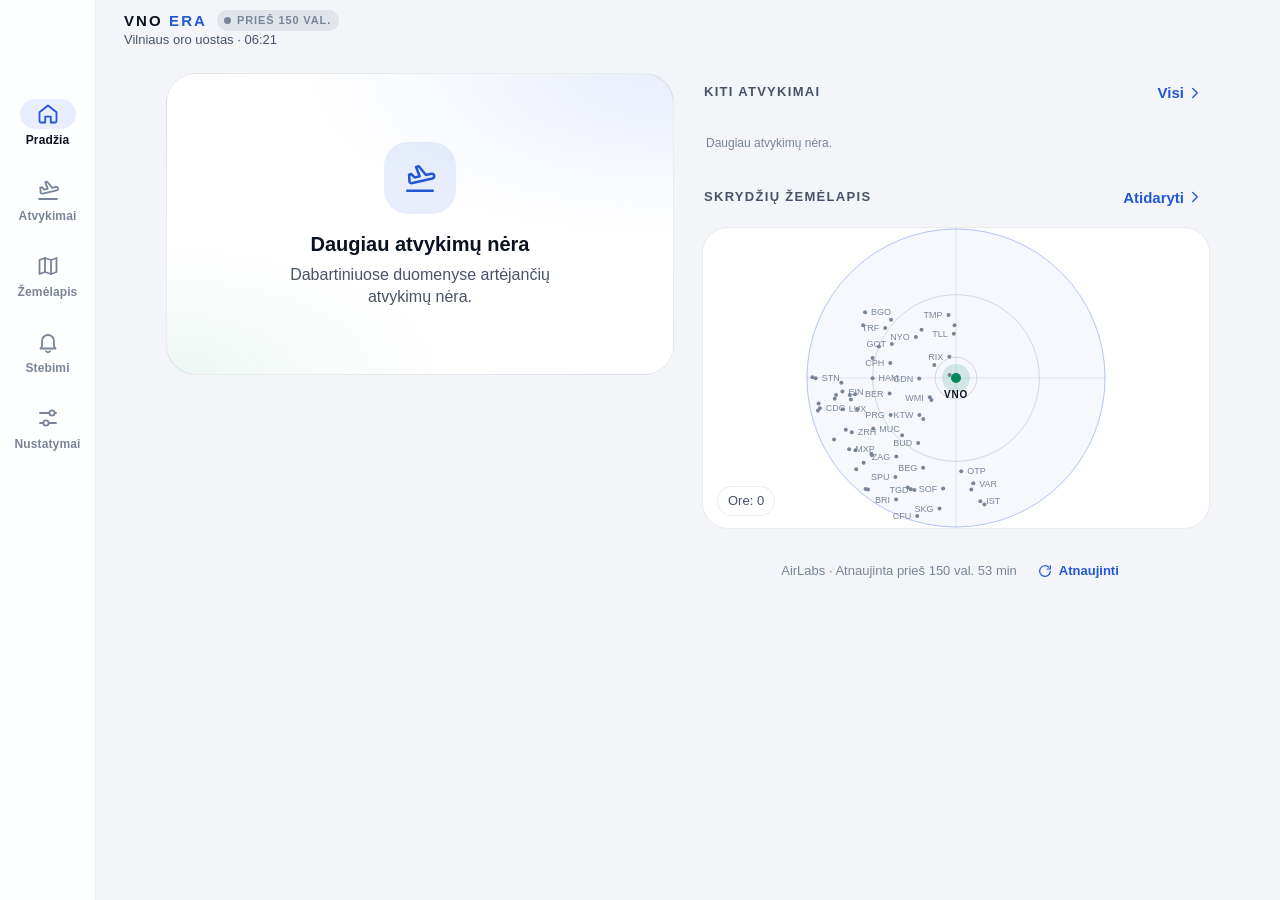
<file: index.html>
<!doctype html>
<html lang="lt">
<head>
  <meta charset="utf-8">
  <meta name="viewport" content="width=device-width, initial-scale=1, viewport-fit=cover">
  <title>VNO Era</title>
  <meta name="description" content="Vilniaus oro uosto atvykimai: atgalinis laikmatis, keleivių išėjimo laikas, radaro žemėlapis ir skrydžių pranešimai.">
  <meta name="color-scheme" content="dark light">
  <meta name="theme-color" content="#070B14" media="(prefers-color-scheme: dark)">
  <meta name="theme-color" content="#F3F5F9" media="(prefers-color-scheme: light)">
  <link rel="manifest" href="manifest.webmanifest">
  <link rel="icon" href="icons/favicon.svg" type="image/svg+xml">
  <link rel="icon" href="icons/icon-192.png" type="image/png" sizes="192x192">
  <link rel="apple-touch-icon" href="icons/apple-touch-icon.png">
  <meta name="mobile-web-app-capable" content="yes">
  <meta name="apple-mobile-web-app-capable" content="yes">
  <meta name="apple-mobile-web-app-title" content="VNO Era">
  <meta name="apple-mobile-web-app-status-bar-style" content="black-translucent">
  <meta name="format-detection" content="telephone=no">
  <!-- iOS splash screens -->
  <link rel="apple-touch-startup-image" media="(device-width: 440px) and (device-height: 956px) and (-webkit-device-pixel-ratio: 3) and (orientation: portrait)" href="splash/splash-1320x2868.png">
  <link rel="apple-touch-startup-image" media="(device-width: 402px) and (device-height: 874px) and (-webkit-device-pixel-ratio: 3) and (orientation: portrait)" href="splash/splash-1206x2622.png">
  <link rel="apple-touch-startup-image" media="(device-width: 420px) and (device-height: 912px) and (-webkit-device-pixel-ratio: 3) and (orientation: portrait)" href="splash/splash-1260x2736.png">
  <link rel="apple-touch-startup-image" media="(device-width: 430px) and (device-height: 932px) and (-webkit-device-pixel-ratio: 3) and (orientation: portrait)" href="splash/splash-1290x2796.png">
  <link rel="apple-touch-startup-image" media="(device-width: 393px) and (device-height: 852px) and (-webkit-device-pixel-ratio: 3) and (orientation: portrait)" href="splash/splash-1179x2556.png">
  <link rel="apple-touch-startup-image" media="(device-width: 428px) and (device-height: 926px) and (-webkit-device-pixel-ratio: 3) and (orientation: portrait)" href="splash/splash-1284x2778.png">
  <link rel="apple-touch-startup-image" media="(device-width: 390px) and (device-height: 844px) and (-webkit-device-pixel-ratio: 3) and (orientation: portrait)" href="splash/splash-1170x2532.png">
  <link rel="apple-touch-startup-image" media="(device-width: 375px) and (device-height: 812px) and (-webkit-device-pixel-ratio: 3) and (orientation: portrait)" href="splash/splash-1125x2436.png">
  <link rel="apple-touch-startup-image" media="(device-width: 414px) and (device-height: 896px) and (-webkit-device-pixel-ratio: 2) and (orientation: portrait)" href="splash/splash-828x1792.png">
  <link rel="apple-touch-startup-image" media="(device-width: 375px) and (device-height: 667px) and (-webkit-device-pixel-ratio: 2) and (orientation: portrait)" href="splash/splash-750x1334.png">
  <link rel="stylesheet" href="styles.css">
  <script>
    // Apply theme + effects level before first paint (no flash).
    try {
      var s = JSON.parse(localStorage.getItem('vno.settings') || '{}');
      if (s.theme && s.theme !== 'system') document.documentElement.dataset.theme = s.theme;
      document.documentElement.lang = s.lang || 'lt';
    } catch (e) {}
  </script>
</head>
<body>
  <svg width="0" height="0" style="position:absolute" aria-hidden="true">
    <defs>
      <symbol id="i-home" viewBox="0 0 24 24"><path d="M3.5 10.2 12 3.5l8.5 6.7V19a1.5 1.5 0 0 1-1.5 1.5h-4.2v-5.8H9.2v5.8H5A1.5 1.5 0 0 1 3.5 19z"/></symbol>
      <symbol id="i-plane" viewBox="0 0 24 24"><path d="M12 1.4 13.2 2.4 13.4 9.2 21.4 13.8 21.4 15.8 13.4 13.6 13.4 18 15.8 19.6 15.8 21.2 12 20.2 8.2 21.2 8.2 19.6 10.6 18 10.6 13.6 2.6 15.8 2.6 13.8 10.6 9.2 10.8 2.4Z"/></symbol>
      <symbol id="i-land" viewBox="0 0 24 24"><path d="M3 21h18"/><path d="m4.3 9.7 1.6-.5 2.3 2.4 3.6-.8-2.6-6.6 2-.5 5 6.2 3.8-.9a1.7 1.7 0 0 1 .8 3.3L6.6 15.6a1.8 1.8 0 0 1-2-.9z"/></symbol>
      <symbol id="i-map" viewBox="0 0 24 24"><path d="M9 4 3.5 6v14L9 18l6 2 5.5-2V4L15 6z"/><path d="M9 4v14M15 6v14"/></symbol>
      <symbol id="i-bell" viewBox="0 0 24 24"><path d="M6 16.5V11a6 6 0 1 1 12 0v5.5l1.6 2H4.4z"/><path d="M10 21a2.2 2.2 0 0 0 4 0"/></symbol>
      <symbol id="i-sliders" viewBox="0 0 24 24"><path d="M4 7h9M19 7h1M4 17h3M13 17h7"/><circle cx="16" cy="7" r="2.6"/><circle cx="10" cy="17" r="2.6"/></symbol>
      <symbol id="i-route" viewBox="0 0 24 24"><circle cx="6" cy="18" r="2.5"/><circle cx="18" cy="6" r="2.5"/><path d="M8.5 18H15a3 3 0 0 0 0-6H9a3 3 0 0 1 0-6h6.5"/></symbol>
      <symbol id="i-clock" viewBox="0 0 24 24"><circle cx="12" cy="12" r="9"/><path d="M12 7v5l3.2 2"/></symbol>
      <symbol id="i-open" viewBox="0 0 24 24"><path d="M7 17 17 7M8.5 7H17v8.5"/></symbol>
      <symbol id="i-refresh" viewBox="0 0 24 24"><path d="M20 12a8 8 0 1 1-2.6-5.9"/><path d="M20 4v5h-5"/></symbol>
      <symbol id="i-share" viewBox="0 0 24 24"><path d="M12 3v12M7.5 7.5 12 3l4.5 4.5"/><path d="M5 12v7a2 2 0 0 0 2 2h10a2 2 0 0 0 2-2v-7"/></symbol>
      <symbol id="i-x" viewBox="0 0 24 24"><path d="M6 6l12 12M18 6 6 18"/></symbol>
      <symbol id="i-check" viewBox="0 0 24 24"><path d="m5 12.5 4.5 4.5L19 7.5"/></symbol>
      <symbol id="i-download" viewBox="0 0 24 24"><path d="M12 3.5v11M7.5 10 12 14.5 16.5 10M5 20h14"/></symbol>
      <symbol id="i-offline" viewBox="0 0 24 24"><path d="M3 3l18 18"/><path d="M8.6 16.2a5 5 0 0 1 6.2-.6M5.2 12.8a10 10 0 0 1 4-2.3M18.8 12.8a10 10 0 0 0-2.2-1.6M2 9.2a15 15 0 0 1 4-2.6M22 9.2A15 15 0 0 0 11 5"/><circle cx="12" cy="19.5" r=".9"/></symbol>
      <symbol id="i-search" viewBox="0 0 24 24"><circle cx="11" cy="11" r="7"/><path d="m20 20-3.6-3.6"/></symbol>
      <symbol id="i-chev" viewBox="0 0 24 24"><path d="m9 6 6 6-6 6"/></symbol>
      <symbol id="i-bag" viewBox="0 0 24 24"><rect x="5.5" y="7" width="13" height="13" rx="2.5"/><path d="M9.5 7V4h5v3M9 20v1.5M15 20v1.5"/></symbol>
      <symbol id="i-passport" viewBox="0 0 24 24"><rect x="5" y="3" width="14" height="18" rx="2.5"/><circle cx="12" cy="10" r="3"/><path d="M9 16.5h6"/></symbol>
      <symbol id="i-exit" viewBox="0 0 24 24"><path d="M13.5 3.5H6.5a1.5 1.5 0 0 0-1.5 1.5v14a1.5 1.5 0 0 0 1.5 1.5h7"/><path d="M10 12h10.5M17.5 8.5 21 12l-3.5 3.5"/></symbol>
      <symbol id="i-cube" viewBox="0 0 24 24"><path d="M12 2.8 3.8 7.4v9.2l8.2 4.6 8.2-4.6V7.4z"/><path d="m3.8 7.4 8.2 4.6 8.2-4.6M12 12v9.2"/></symbol>
      <symbol id="i-plus" viewBox="0 0 24 24"><path d="M12 5v14M5 12h14"/></symbol>
      <symbol id="i-minus" viewBox="0 0 24 24"><path d="M5 12h14"/></symbol>
      <symbol id="i-phone" viewBox="0 0 24 24"><rect x="6.5" y="2.5" width="11" height="19" rx="2.5"/><path d="M10.5 18.5h3"/></symbol>
      <symbol id="i-ios-share" viewBox="0 0 24 24"><path d="M12 3v11.5M8 7l4-4 4 4"/><path d="M8.5 10.5H6.5A1.5 1.5 0 0 0 5 12v8a1.5 1.5 0 0 0 1.5 1.5h11A1.5 1.5 0 0 0 19 20v-8a1.5 1.5 0 0 0-1.5-1.5h-2"/></symbol>
      <symbol id="i-add-square" viewBox="0 0 24 24"><rect x="3.5" y="3.5" width="17" height="17" rx="4"/><path d="M12 8v8M8 12h8"/></symbol>
      <symbol id="i-trash" viewBox="0 0 24 24"><path d="M4.5 7h15M9.5 7V4.5h5V7M6.5 7l1 13h9l1-13"/></symbol>
      <symbol id="i-target" viewBox="0 0 24 24"><circle cx="12" cy="12" r="7.5"/><circle cx="12" cy="12" r="2.2"/><path d="M12 1.5v3M12 19.5v3M1.5 12h3M19.5 12h3"/></symbol>
    </defs>
  </svg>

  <div id="app" class="is-loading">
    <header class="topbar" id="topbar">
      <div class="brand">
        <div class="brand-row">
          <span class="brand-name">VNO <b>ERA</b></span>
          <span class="live" id="live"><i></i><span>Gyvai</span></span>
        </div>
        <span class="brand-sub"><span data-i18n="brand.airport">Vilniaus oro uostas</span> · <span id="clock">--:--</span></span>
      </div>
      <button class="install-pill" id="installPill" data-action="install" hidden>
        <svg class="ic"><use href="#i-download"/></svg><span data-i18n="install">Įdiegti</span>
      </button>
    </header>

    <div class="netbar" id="netbar" role="status" aria-live="polite" hidden></div>
    <div class="ptr" id="ptr" aria-hidden="true"><svg class="ic"><use href="#i-refresh"/></svg></div>

    <main id="views">
      <section class="view" data-view="home" data-i18n-aria="tab.home"></section>
      <section class="view" data-view="arrivals" data-i18n-aria="tab.arrivals" hidden></section>
      <section class="view" data-view="map" data-i18n-aria="tab.map" hidden></section>
      <section class="view" data-view="watch" data-i18n-aria="tab.watch" hidden></section>
      <section class="view" data-view="settings" data-i18n-aria="tab.settings" hidden></section>
    </main>

    <nav class="tabbar" id="tabbar" data-i18n-aria="nav.main">
      <button data-action="go" data-tab="home" aria-current="page"><span class="tab-ic"><svg class="ic"><use href="#i-home"/></svg></span><span data-i18n="tab.home">Pradžia</span></button>
      <button data-action="go" data-tab="arrivals"><span class="tab-ic"><svg class="ic"><use href="#i-land"/></svg></span><span data-i18n="tab.arrivals">Atvykimai</span></button>
      <button data-action="go" data-tab="map"><span class="tab-ic"><svg class="ic"><use href="#i-map"/></svg></span><span data-i18n="tab.map">Žemėlapis</span></button>
      <button data-action="go" data-tab="watch"><span class="tab-ic"><svg class="ic"><use href="#i-bell"/></svg><b class="tab-badge" id="watchBadge" hidden></b></span><span data-i18n="tab.watch">Stebimi</span></button>
      <button data-action="go" data-tab="settings"><span class="tab-ic"><svg class="ic"><use href="#i-sliders"/></svg></span><span data-i18n="tab.settings">Nustatymai</span></button>
    </nav>

    <div class="sheet-backdrop" id="backdrop" data-action="close-sheet" hidden></div>
    <div class="sheet" id="sheet" role="dialog" aria-modal="true" aria-labelledby="sheetTitle" hidden>
      <div class="sheet-grab" id="sheetGrab"><i></i></div>
      <div class="sheet-body" id="sheetBody"></div>
    </div>
    <div class="toast" id="toast" role="status" aria-live="polite" hidden></div>
  </div>

  <noscript><p style="padding:24px;font-family:system-ui">VNO Era reikia JavaScript, kad galėtų rodyti atvykimus.</p></noscript>
  <script type="module" src="app.js"></script>
</body>
</html>
</file>
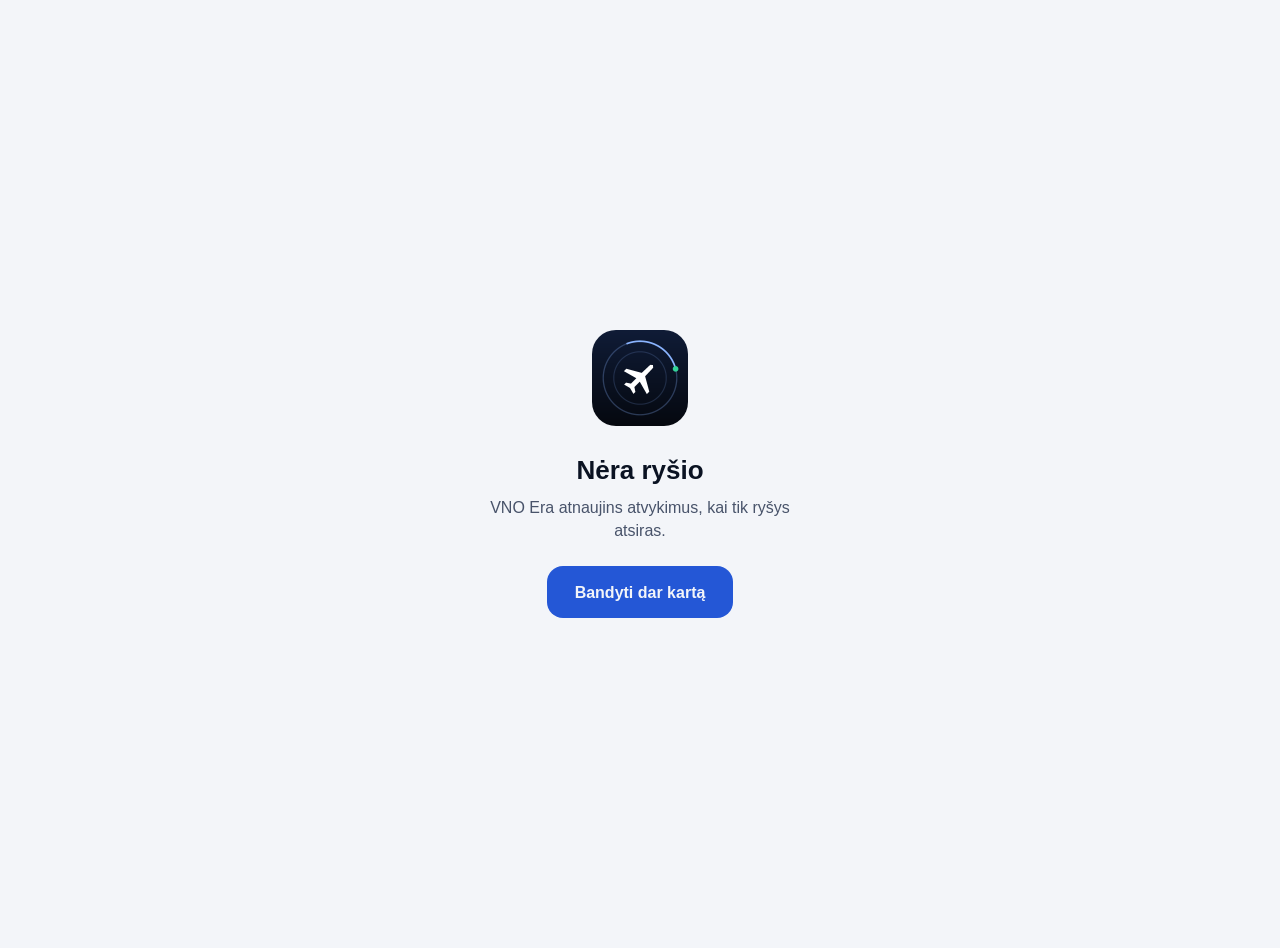
<file: offline.html>
<!doctype html>
<html lang="lt"><head><meta charset="utf-8"><meta name="viewport" content="width=device-width, initial-scale=1, viewport-fit=cover">
<title>VNO Era · Offline</title><meta name="theme-color" content="#070B14">
<style>
  :root { color-scheme: dark light; --bg:#070B14; --text:#F2F5FA; --muted:#A7B1C5; --accent:#8AB4FF; }
  @media (prefers-color-scheme: light) { :root { --bg:#F3F5F9; --text:#0A1222; --muted:#48536A; --accent:#2457D6; } }
  body { margin:0; min-height:100dvh; display:grid; place-items:center; background:var(--bg); color:var(--text);
    font:16px/1.45 -apple-system, BlinkMacSystemFont, "Segoe UI", Roboto, sans-serif; padding:24px max(16px, env(safe-area-inset-right)) 24px max(16px, env(safe-area-inset-left)); text-align:center; }
  img { width:96px; height:96px; border-radius:24px; }
  h1 { font-size:26px; margin:20px 0 6px; } p { color:var(--muted); margin:0 auto 24px; max-width:300px; }
  button { font:inherit; font-weight:700; min-height:52px; padding:0 28px; border:0; border-radius:16px; background:var(--accent); color:var(--bg); }
</style></head>
<body><main><img src="icons/icon-192.png" alt=""><h1 id="h">Nėra ryšio</h1><p id="p">VNO Era atnaujins atvykimus, kai tik ryšys atsiras.</p>
<button id="b" onclick="location.href='./'">Bandyti dar kartą</button></main>
<script>
  var T = { en: ['You’re offline', 'VNO Era will refresh arrivals as soon as the connection is back.', 'Try again'],
            ru: ['Нет сети', 'VNO Era обновит прилёты, как только появится связь.', 'Повторить'] };
  try { var l = (JSON.parse(localStorage.getItem('vno.settings') || '{}').lang) || 'lt';
    if (T[l]) { document.documentElement.lang = l; h.textContent = T[l][0]; p.textContent = T[l][1]; b.textContent = T[l][2]; } } catch (e) {}
  addEventListener('online', function () { location.href = './'; });
</script></body></html>
</file>
<file: styles.css>
/* VNO Era — mobile-first styles */

:root {
  --bg: #070B14;
  --bg-2: #0B1120;
  --card: #101827;
  --card-2: #162036;
  --card-hi: #1B2742;
  --line: rgba(255, 255, 255, .08);
  --line-2: rgba(255, 255, 255, .14);
  --text: #F2F5FA;
  --text-2: #A7B1C5;
  --text-3: #6E7990;
  --accent: #8AB4FF;
  --accent-2: #5B8CFF;
  --accent-ink: #061024;
  --accent-soft: rgba(138, 180, 255, .14);
  --ok: #34D399;
  --ok-soft: rgba(52, 211, 153, .14);
  --warn: #FBBF24;
  --warn-soft: rgba(251, 191, 36, .14);
  --bad: #F87171;
  --bad-soft: rgba(248, 113, 113, .15);
  --muted-soft: rgba(167, 177, 197, .14);
  --shadow: 0 10px 30px rgba(0, 0, 0, .35);
  --hero-grad: radial-gradient(120% 90% at 100% 0%, rgba(91, 140, 255, .22), transparent 60%), radial-gradient(90% 70% at 0% 100%, rgba(52, 211, 153, .10), transparent 60%);
  --topbar-bg: rgba(7, 11, 20, .78);
  --tabbar-bg: rgba(11, 17, 32, .9);

  --r-lg: 26px;
  --r-md: 18px;
  --r-sm: 12px;
  --tap: 48px;
  --nav-h: 64px;
  --gutter: 16px;
  --sat: env(safe-area-inset-top, 0px);
  --sab: env(safe-area-inset-bottom, 0px);
  --sal: env(safe-area-inset-left, 0px);
  --sar: env(safe-area-inset-right, 0px);
  --pad-l: max(var(--gutter), var(--sal));
  --pad-r: max(var(--gutter), var(--sar));
  --font: -apple-system, BlinkMacSystemFont, "SF Pro Text", "Segoe UI", Roboto, "Helvetica Neue", Arial, sans-serif;
  --font-num: ui-rounded, "SF Pro Rounded", -apple-system, BlinkMacSystemFont, "Segoe UI", Roboto, sans-serif;
  color-scheme: dark;
}

@media (prefers-color-scheme: light) {
  :root:not([data-theme="dark"]) {
    --bg: #F3F5F9; --bg-2: #E9EDF4; --card: #FFFFFF; --card-2: #F2F5FA; --card-hi: #E8EEF9;
    --line: rgba(10, 20, 40, .08); --line-2: rgba(10, 20, 40, .14);
    --text: #0A1222; --text-2: #48536A; --text-3: #7A8499;
    --accent: #2457D6; --accent-2: #1E47B5; --accent-ink: #FFFFFF; --accent-soft: rgba(36, 87, 214, .10);
    --ok: #04875A; --ok-soft: rgba(4, 135, 90, .10);
    --warn: #A25F00; --warn-soft: rgba(217, 140, 0, .14);
    --bad: #C8283A; --bad-soft: rgba(200, 40, 58, .10);
    --muted-soft: rgba(72, 83, 106, .10);
    --shadow: 0 8px 24px rgba(15, 30, 60, .10);
    --hero-grad: radial-gradient(120% 90% at 100% 0%, rgba(36, 87, 214, .10), transparent 60%), radial-gradient(90% 70% at 0% 100%, rgba(4, 135, 90, .07), transparent 60%);
    --topbar-bg: rgba(243, 245, 249, .85);
    --tabbar-bg: rgba(255, 255, 255, .92);
    color-scheme: light;
  }
}
:root[data-theme="light"] {
  --bg: #F3F5F9; --bg-2: #E9EDF4; --card: #FFFFFF; --card-2: #F2F5FA; --card-hi: #E8EEF9;
  --line: rgba(10, 20, 40, .08); --line-2: rgba(10, 20, 40, .14);
  --text: #0A1222; --text-2: #48536A; --text-3: #7A8499;
  --accent: #2457D6; --accent-2: #1E47B5; --accent-ink: #FFFFFF; --accent-soft: rgba(36, 87, 214, .10);
  --ok: #04875A; --ok-soft: rgba(4, 135, 90, .10);
  --warn: #A25F00; --warn-soft: rgba(217, 140, 0, .14);
  --bad: #C8283A; --bad-soft: rgba(200, 40, 58, .10);
  --muted-soft: rgba(72, 83, 106, .10);
  --shadow: 0 8px 24px rgba(15, 30, 60, .10);
  --hero-grad: radial-gradient(120% 90% at 100% 0%, rgba(36, 87, 214, .10), transparent 60%), radial-gradient(90% 70% at 0% 100%, rgba(4, 135, 90, .07), transparent 60%);
  --topbar-bg: rgba(243, 245, 249, .85);
  --tabbar-bg: rgba(255, 255, 255, .92);
  color-scheme: light;
}

* { box-sizing: border-box; }
html { -webkit-text-size-adjust: 100%; text-size-adjust: 100%; overscroll-behavior-y: none; background: var(--bg); }
body {
  margin: 0; min-height: 100dvh; background: var(--bg); color: var(--text);
  font: 16px/1.4 var(--font); -webkit-font-smoothing: antialiased;
  -webkit-tap-highlight-color: transparent; overflow-x: hidden;
}
button { font: inherit; color: inherit; background: none; border: 0; padding: 0; cursor: pointer; touch-action: manipulation; }
input { font: inherit; color: inherit; }
[hidden] { display: none !important; }
.ic { width: 24px; height: 24px; fill: none; stroke: currentColor; stroke-width: 1.8; stroke-linecap: round; stroke-linejoin: round; flex: none; }
.ic.fill { fill: currentColor; stroke: none; }
.num { font-family: var(--font-num); font-variant-numeric: tabular-nums; }
.sr { position: absolute; width: 1px; height: 1px; overflow: hidden; clip: rect(0 0 0 0); }
:focus-visible { outline: 2px solid var(--accent); outline-offset: 2px; }

/* ---------- top bar ---------- */
.topbar {
  position: sticky; top: 0; z-index: 30;
  display: flex; align-items: center; gap: 12px;
  padding: calc(var(--sat) + 10px) var(--pad-r) 10px var(--pad-l);
  background: var(--topbar-bg);
  -webkit-backdrop-filter: saturate(160%) blur(18px); backdrop-filter: saturate(160%) blur(18px);
  border-bottom: 1px solid transparent; transition: border-color .2s;
}
.is-scrolled .topbar { border-bottom-color: var(--line); }
.lite .topbar, .lite .tabbar { -webkit-backdrop-filter: none; backdrop-filter: none; }
.lite .topbar { background: var(--bg); }
.brand { display: flex; flex-direction: column; min-width: 0; flex: 1; }
.brand-row { display: flex; align-items: center; gap: 10px; }
.brand-name { font-weight: 800; letter-spacing: .14em; font-size: 15px; }
.brand-name b { color: var(--accent); font-weight: 800; }
.brand-sub { font-size: 13px; color: var(--text-2); }
.brand-sub span { font-variant-numeric: tabular-nums; }
.live { display: inline-flex; align-items: center; gap: 6px; font-size: 11px; font-weight: 700; letter-spacing: .08em; text-transform: uppercase; color: var(--ok); padding: 3px 8px 3px 7px; border-radius: 99px; background: var(--ok-soft); }
.live i { width: 7px; height: 7px; border-radius: 50%; background: currentColor; box-shadow: 0 0 0 0 currentColor; animation: livepulse 2s infinite; }
.live.is-off { color: var(--text-3); background: var(--muted-soft); }
.live.is-off i { animation: none; }
@keyframes livepulse { 0% { box-shadow: 0 0 0 0 color-mix(in srgb, currentColor 60%, transparent); } 70%, 100% { box-shadow: 0 0 0 7px transparent; } }
.install-pill {
  display: inline-flex; align-items: center; gap: 6px; min-height: 40px; padding: 0 14px 0 12px;
  border-radius: 99px; background: var(--accent-soft); color: var(--accent); font-weight: 650; font-size: 14px;
}
.install-pill .ic { width: 18px; height: 18px; }

/* ---------- network bar ---------- */
.netbar {
  position: sticky; top: calc(var(--sat) + 62px); z-index: 25;
  margin: 8px var(--pad-r) 0 var(--pad-l);
  display: flex; align-items: center; gap: 10px; padding: 10px 14px;
  border-radius: 14px; font-size: 14px; background: var(--card-hi); color: var(--text); box-shadow: var(--shadow);
}
.netbar .ic { width: 20px; height: 20px; color: var(--warn); }
.netbar b { font-weight: 700; }
.netbar span { color: var(--text-2); }

/* ---------- pull to refresh ---------- */
.ptr {
  position: fixed; left: 50%; top: calc(var(--sat) + 70px); z-index: 29; width: 40px; height: 40px; margin-left: -20px;
  display: grid; place-items: center; border-radius: 50%; background: var(--card-hi); color: var(--accent); box-shadow: var(--shadow);
  transform: translateY(-80px) scale(.6); opacity: 0; transition: transform .25s, opacity .25s; pointer-events: none;
}
.ptr .ic { width: 20px; height: 20px; }
.ptr.is-spinning .ic { animation: spin .8s linear infinite; }
@keyframes spin { to { transform: rotate(360deg); } }

/* ---------- views ---------- */
#views { padding: 12px var(--pad-r) calc(var(--nav-h) + var(--sab) + 28px) var(--pad-l); }
.view { animation: viewin .28s ease-out; }
@keyframes viewin { from { opacity: 0; transform: translateY(6px); } }
.view-head { display: flex; align-items: flex-end; justify-content: space-between; gap: 12px; margin: 6px 2px 14px; }
.view-title { font-size: 30px; line-height: 1.1; font-weight: 800; letter-spacing: -.02em; margin: 0; }
.view-sub { color: var(--text-2); font-size: 14px; margin-top: 4px; }
.section-head { display: flex; align-items: center; justify-content: space-between; margin: 26px 2px 10px; }
.section-title { font-size: 13px; font-weight: 700; letter-spacing: .1em; text-transform: uppercase; color: var(--text-2); margin: 0; }
.link-btn { display: inline-flex; align-items: center; gap: 2px; min-height: 40px; padding: 0 4px 0 10px; color: var(--accent); font-weight: 600; font-size: 15px; }
.link-btn .ic { width: 18px; height: 18px; }

.card { background: var(--card); border: 1px solid var(--line); border-radius: var(--r-lg); }
.eyebrow { font-size: 12px; font-weight: 700; letter-spacing: .12em; text-transform: uppercase; color: var(--text-2); }

/* status pill */
.pill { display: inline-flex; align-items: center; gap: 6px; height: 28px; padding: 0 10px; border-radius: 99px; font-size: 13px; font-weight: 700; white-space: nowrap; }
.pill::before { content: ""; width: 7px; height: 7px; border-radius: 50%; background: currentColor; }
.pill.tone-ok { color: var(--ok); background: var(--ok-soft); }
.pill.tone-warn { color: var(--warn); background: var(--warn-soft); }
.pill.tone-bad { color: var(--bad); background: var(--bad-soft); }
.pill.tone-muted { color: var(--text-2); background: var(--muted-soft); }
.pill.lg { height: 32px; font-size: 14px; padding: 0 12px; }

/* ---------- hero ---------- */
.hero {
  position: relative; overflow: hidden; display: block; width: 100%; text-align: left;
  padding: 20px 20px 18px; background: var(--hero-grad), var(--card); border-radius: 30px;
  transition: transform .15s ease;
}
.hero:active { transform: scale(.985); }
.hero-top { display: flex; align-items: center; justify-content: space-between; gap: 10px; }
.hero-flight { display: flex; align-items: baseline; gap: 10px; margin-top: 14px; flex-wrap: wrap; }
.hero-fno { font-size: clamp(30px, 9vw, 40px); font-weight: 800; letter-spacing: -.01em; line-height: 1; }
.al { display: inline-flex; align-items: center; gap: 7px; color: var(--text-2); font-size: 15px; font-weight: 500; }
.al i { width: 10px; height: 10px; border-radius: 3px; background: var(--al, var(--accent)); flex: none; }

.route { display: grid; grid-template-columns: auto 1fr auto; align-items: center; gap: 12px; margin-top: 18px; }
.route .ap b { display: block; font-size: 22px; font-weight: 800; letter-spacing: .02em; line-height: 1.05; }
.route .ap span { display: block; font-size: 13px; color: var(--text-2); max-width: 30vw; overflow: hidden; text-overflow: ellipsis; white-space: nowrap; }
.route .ap.end { text-align: right; }
.track { position: relative; height: 24px; }
.track::before { content: ""; position: absolute; left: 0; right: 0; top: 50%; border-top: 2px dashed var(--line-2); }
.track-fill { position: absolute; left: 0; top: calc(50% - 1px); height: 2px; width: calc(var(--p) * 100%); background: linear-gradient(90deg, transparent, var(--accent)); border-radius: 2px; }
.track .ic { position: absolute; top: 0; left: calc(var(--p) * 100%); transform: translateX(-50%) rotate(90deg); color: var(--accent); fill: currentColor; stroke: none; width: 24px; height: 24px; }
.track.is-landed .ic { color: var(--ok); }

.hero-cd { text-align: center; margin: 22px 0 6px; }
.cd { font-size: clamp(56px, 19vw, 84px); font-weight: 700; letter-spacing: -.03em; line-height: 1; margin-top: 6px; }
.cd-units { display: flex; justify-content: center; gap: 28px; margin-top: 6px; font-size: 11px; letter-spacing: .14em; color: var(--text-3); text-transform: uppercase; }
.hero-times { display: flex; justify-content: center; gap: 18px; flex-wrap: wrap; margin-top: 14px; font-size: 15px; color: var(--text-2); }
.hero-times b { color: var(--text); font-weight: 700; font-variant-numeric: tabular-nums; }
.hero-times s { color: var(--text-3); }
.exit {
  display: flex; align-items: center; gap: 12px; margin-top: 18px; padding: 12px 14px; border-radius: var(--r-md);
  background: var(--accent-soft); color: var(--text);
}
.exit .ic { color: var(--accent); }
.exit small { display: block; font-size: 12px; color: var(--text-2); letter-spacing: .02em; }
.exit b { font-size: 18px; font-variant-numeric: tabular-nums; }

/* ---------- quick actions ---------- */
.qa { display: grid; grid-template-columns: 1fr 1fr; gap: 10px; margin-top: 12px; }
.qa button {
  display: flex; align-items: center; gap: 12px; min-height: 64px; padding: 12px 14px; text-align: left;
  background: var(--card); border: 1px solid var(--line); border-radius: var(--r-md); font-weight: 650; font-size: 15px; line-height: 1.2;
  transition: transform .12s ease, background .2s;
}
.qa button:active { transform: scale(.97); background: var(--card-2); }
.qa .qa-ic { width: 40px; height: 40px; border-radius: 12px; display: grid; place-items: center; background: var(--accent-soft); color: var(--accent); flex: none; }
.qa button.is-on .qa-ic { background: var(--accent); color: var(--accent-ink); }
.qa button.is-on .qa-ic .ic { fill: currentColor; }

/* ---------- flight rows ---------- */
.list { display: flex; flex-direction: column; gap: 8px; }
.row {
  display: grid; grid-template-columns: 58px 1fr auto; align-items: center; gap: 12px; width: 100%; min-height: 72px; padding: 12px 14px;
  background: var(--card); border: 1px solid var(--line); border-radius: var(--r-md); text-align: left; transition: transform .12s ease, background .2s;
}
.row:active { transform: scale(.98); background: var(--card-2); }
.row-time b { display: block; font-size: 20px; font-weight: 750; font-variant-numeric: tabular-nums; line-height: 1.1; }
.row-time s { display: block; font-size: 13px; color: var(--text-3); font-variant-numeric: tabular-nums; }
.row-main { min-width: 0; }
.row-fno { display: flex; align-items: center; gap: 7px; font-weight: 700; font-size: 16px; white-space: nowrap; }
.row-fno i { width: 9px; height: 9px; border-radius: 3px; background: var(--al); flex: none; }
.row-fno .ic { width: 15px; height: 15px; color: var(--accent); fill: currentColor; stroke: none; }
.row-city { color: var(--text-2); font-size: 14px; overflow: hidden; text-overflow: ellipsis; white-space: nowrap; }
.row-status { display: flex; flex-direction: column; align-items: flex-end; gap: 4px; }
.row-status small { font-size: 12px; color: var(--text-3); font-variant-numeric: tabular-nums; white-space: nowrap; }
.row.is-past { opacity: .62; }
.hour-label { margin: 18px 4px 4px; font-size: 13px; font-weight: 700; color: var(--text-3); letter-spacing: .06em; }
.hour-label:first-child { margin-top: 4px; }

/* ---------- mini map ---------- */
.mini-map { position: relative; display: block; width: 100%; padding: 0; overflow: hidden; text-align: left; }
.mini-map .radar-host { height: 220px; }
.mini-map-cap { position: absolute; left: 14px; bottom: 12px; right: 14px; display: flex; justify-content: space-between; align-items: center; pointer-events: none; }
.mini-map-cap span { font-size: 13px; color: var(--text-2); background: var(--card); padding: 5px 10px; border-radius: 99px; border: 1px solid var(--line); }
.updated { display: flex; flex-wrap: wrap; align-items: center; justify-content: center; gap: 4px 8px; text-align: center; margin: 22px 0 0; color: var(--text-3); font-size: 13px; }
.updated button { min-height: 40px; padding: 0 12px; border-radius: 99px; color: var(--accent); font-weight: 600; display: inline-flex; align-items: center; gap: 6px; }
.updated .ic { width: 16px; height: 16px; }

/* ---------- radar ---------- */
.radar-stage { position: relative; display: grid; place-items: center; container-type: size; overflow: hidden; perspective: 1300px; }
.radar-disc { position: relative; width: min(100cqw, 100cqh); aspect-ratio: 1; transition: transform .7s cubic-bezier(.2, .8, .2, 1); transform-style: preserve-3d; }
.radar-stage.is-3d .radar-disc { transform: rotateX(46deg) scale(.96); }
.radar-stage.is-3d .radar-svg text { transform: scaleY(1.4); transform-box: fill-box; transform-origin: center; }
.radar-svg { position: absolute; inset: 0; width: 100%; height: 100%; overflow: visible; }
.radar-sweep {
  position: absolute; inset: 0; border-radius: 50%;
  background: conic-gradient(from 0deg, transparent 0 300deg, color-mix(in srgb, var(--accent) 22%, transparent) 360deg);
  animation: sweep 6s linear infinite; pointer-events: none; will-change: transform;
}
.lite .radar-sweep, .no-motion .radar-sweep { display: none; }
@keyframes sweep { to { transform: rotate(360deg); } }
.r-bg { fill: color-mix(in srgb, var(--accent) 4%, transparent); }
.r-ring, .r-edge { fill: none; stroke: var(--line-2); stroke-width: 1; vector-effect: non-scaling-stroke; }
.r-edge { stroke: color-mix(in srgb, var(--accent) 30%, transparent); }
.r-axis { stroke: var(--line); stroke-width: 1; vector-effect: non-scaling-stroke; }
.r-ring-label, .r-north { fill: var(--text-3); font-weight: 600; }
.r-north { fill: var(--accent); }
.r-ap { fill: var(--text-3); }
.r-ap-label { fill: var(--text-2); font-weight: 500; }
.is-mini .r-ap-label { fill: var(--text-3); }
.r-route { stroke: var(--line-2); stroke-width: 1; stroke-dasharray: 3 4; vector-effect: non-scaling-stroke; }
.r-flown { stroke: color-mix(in srgb, var(--accent) 60%, transparent); stroke-width: 1.5; vector-effect: non-scaling-stroke; }
.r-route.is-sel { stroke: var(--accent); }
.r-flown.is-sel { stroke: var(--accent); stroke-width: 2.5; }
.r-plane { cursor: pointer; }
.r-plane path { fill: var(--text); }
.r-plane.tone-warn path { fill: var(--warn); }
.r-plane.tone-bad path { fill: var(--bad); }
.r-plane.is-sel path { fill: var(--accent); }
.r-hit { fill: transparent; }
.r-halo { fill: var(--accent-soft); stroke: var(--accent); stroke-width: 1; vector-effect: non-scaling-stroke; }
.r-plane-label { fill: var(--text-2); font-weight: 650; }
.r-plane.is-sel .r-plane-label { fill: var(--accent); }
.r-vno { fill: var(--ok); }
.r-vno-label { fill: var(--text); font-weight: 800; letter-spacing: .08em; }
.r-pulse { fill: var(--ok); opacity: .25; transform-box: fill-box; transform-origin: center; animation: vnopulse 2.4s ease-out infinite; }
.lite .r-pulse, .no-motion .r-pulse { animation: none; opacity: .15; }
@keyframes vnopulse { from { transform: scale(.4); opacity: .5; } to { transform: scale(1.6); opacity: 0; } }

/* map view */
.mapv { display: flex; flex-direction: column; gap: 12px; }
.map-card { position: relative; overflow: hidden; padding: 0; }
.map-card .radar-host { height: min(62dvh, 560px); min-height: 300px; }
.map-tools { position: absolute; right: 10px; bottom: 10px; display: flex; flex-direction: column; gap: 8px; }
.map-tools button, .map-tools .seg {
  width: var(--tap); height: var(--tap); display: grid; place-items: center; border-radius: 14px;
  background: var(--card-hi); border: 1px solid var(--line-2); color: var(--text); box-shadow: var(--shadow);
}
.map-tools button.is-on { background: var(--accent); color: var(--accent-ink); border-color: transparent; }
.map-tools .ic { width: 22px; height: 22px; }
.map-legend { position: absolute; left: 12px; top: 12px; display: flex; gap: 6px; flex-wrap: wrap; pointer-events: none; }
.map-legend span { font-size: 12px; padding: 4px 9px; border-radius: 99px; background: var(--card-hi); color: var(--text-2); border: 1px solid var(--line); }
.map-range { position: absolute; left: 12px; bottom: 12px; font-size: 12px; color: var(--text-3); pointer-events: none; }
.map-sel { position: absolute; left: 10px; right: 68px; bottom: 10px; padding: 12px 14px; border-radius: var(--r-md); background: var(--card-hi); border: 1px solid var(--line-2); box-shadow: var(--shadow); display: flex; align-items: center; gap: 12px; text-align: left; animation: viewin .2s ease-out; }
.map-sel-main { flex: 1; min-width: 0; }
.map-sel-main b { font-size: 17px; }
.map-sel-main div { font-size: 13px; color: var(--text-2); overflow: hidden; text-overflow: ellipsis; white-space: nowrap; }
.map-sel .ic { color: var(--text-3); }
.chips-scroll { display: flex; gap: 8px; overflow-x: auto; scrollbar-width: none; margin: 0 calc(-1 * var(--pad-r)) 0 calc(-1 * var(--pad-l)); padding: 2px var(--pad-r) 4px var(--pad-l); scroll-snap-type: x proximity; scroll-padding-inline: var(--pad-l) var(--pad-r); }
.chips-scroll::-webkit-scrollbar { display: none; }
.air-card { flex: none; scroll-snap-align: start; width: 168px; padding: 12px 14px; text-align: left; background: var(--card); border: 1px solid var(--line); border-radius: var(--r-md); }
.air-card.is-sel { border-color: var(--accent); background: var(--accent-soft); }
.air-card b { display: block; font-size: 16px; }
.air-card span { display: block; font-size: 13px; color: var(--text-2); white-space: nowrap; overflow: hidden; text-overflow: ellipsis; }
.air-card em { display: block; font-style: normal; margin-top: 6px; font-size: 18px; font-weight: 700; font-variant-numeric: tabular-nums; }

/* ---------- arrivals view ---------- */
.search { position: relative; margin-bottom: 10px; }
.search .ic { position: absolute; left: 14px; top: 50%; transform: translateY(-50%); width: 20px; height: 20px; color: var(--text-3); pointer-events: none; }
.search input {
  width: 100%; height: 50px; padding: 0 16px 0 44px; border-radius: 16px; border: 1px solid var(--line); background: var(--card);
  font-size: 17px; outline: none; -webkit-appearance: none; appearance: none;
}
.search input:focus { border-color: var(--accent); }
.chip { flex: none; height: 40px; padding: 0 16px; border-radius: 99px; background: var(--card); border: 1px solid var(--line); font-size: 15px; font-weight: 600; color: var(--text-2); }
.chip[aria-pressed="true"] { background: var(--text); color: var(--bg); border-color: transparent; }
.chip b { font-weight: 700; opacity: .6; margin-left: 4px; font-variant-numeric: tabular-nums; }
.empty { text-align: center; padding: 48px 20px; color: var(--text-2); }
.empty .empty-ic { width: 72px; height: 72px; margin: 0 auto 16px; border-radius: 24px; display: grid; place-items: center; background: var(--accent-soft); color: var(--accent); }
.empty .empty-ic .ic { width: 34px; height: 34px; }
.empty h3 { color: var(--text); margin: 0 0 6px; font-size: 20px; }
.empty p { margin: 0 auto; max-width: 300px; }

/* ---------- watchlist ---------- */
.wcard { padding: 16px; display: flex; flex-direction: column; gap: 12px; }
.wcard-top { display: flex; justify-content: space-between; align-items: flex-start; gap: 10px; }
.wcard-top b { font-size: 22px; font-weight: 800; }
.wcard-top div span { display: block; color: var(--text-2); font-size: 14px; }
.wcard-cd { display: flex; align-items: baseline; justify-content: space-between; gap: 8px; }
.wcard-cd .cd-sm { font-size: 40px; font-weight: 700; letter-spacing: -.02em; }
.wcard-cd small { color: var(--text-2); font-size: 14px; text-align: right; }
.wcard-tags { display: flex; gap: 6px; flex-wrap: wrap; }
.tag { font-size: 12px; font-weight: 600; padding: 5px 9px; border-radius: 99px; background: var(--card-2); color: var(--text-2); }
.wcard-actions { display: grid; grid-template-columns: 1fr 1fr auto; gap: 8px; }

/* ---------- buttons ---------- */
.btn {
  display: inline-flex; align-items: center; justify-content: center; gap: 8px; min-height: 52px; padding: 0 18px;
  border-radius: 16px; font-weight: 700; font-size: 16px; background: var(--card-2); color: var(--text); border: 1px solid var(--line);
  transition: transform .12s ease, filter .2s;
}
.btn:active { transform: scale(.97); }
.btn.primary { background: var(--accent); color: var(--accent-ink); border-color: transparent; }
.btn.ghost { background: transparent; }
.btn.danger { color: var(--bad); }
.btn.block { width: 100%; }
.btn .ic { width: 20px; height: 20px; }
.btn.icon-only { width: 52px; padding: 0; }

/* ---------- settings ---------- */
.group { margin-bottom: 22px; }
.group-title { font-size: 13px; font-weight: 700; letter-spacing: .08em; text-transform: uppercase; color: var(--text-3); margin: 0 6px 8px; }
.group-body { background: var(--card); border: 1px solid var(--line); border-radius: var(--r-md); overflow: hidden; }
.group-note { color: var(--text-3); font-size: 13px; margin: 8px 6px 0; }
.srow { display: flex; align-items: center; gap: 12px; min-height: 56px; padding: 10px 16px; width: 100%; text-align: left; }
.srow + .srow { border-top: 1px solid var(--line); }
a.srow, a.btn { color: inherit; text-decoration: none; }
button:disabled { cursor: default; opacity: .55; }
.srow-main { flex: 1; min-width: 0; }
.srow-main span { display: block; font-size: 13px; color: var(--text-2); }
.srow-val { color: var(--text-2); font-size: 15px; }
.srow > .ic { color: var(--text-3); width: 20px; height: 20px; }
.seg-ctl { display: grid; grid-auto-flow: column; grid-auto-columns: 1fr; gap: 4px; padding: 4px; background: var(--card-2); border-radius: 14px; width: 100%; }
.seg-ctl button { min-height: 40px; border-radius: 10px; font-size: 14px; font-weight: 650; color: var(--text-2); }
.seg-ctl button[aria-pressed="true"] { background: var(--card-hi); color: var(--accent); box-shadow: 0 1px 3px rgba(0, 0, 0, .2), inset 0 0 0 1px var(--line-2); }
.srow.stack { flex-direction: column; align-items: stretch; }

/* switch */
.switch { position: relative; width: 52px; height: 32px; flex: none; }
.switch input { position: absolute; inset: 0; opacity: 0; margin: 0; cursor: pointer; }
.switch i { position: absolute; inset: 0; border-radius: 99px; background: var(--line-2); transition: background .2s; pointer-events: none; }
.switch i::after { content: ""; position: absolute; top: 3px; left: 3px; width: 26px; height: 26px; border-radius: 50%; background: #fff; box-shadow: 0 2px 4px rgba(0, 0, 0, .25); transition: transform .2s; }
.switch input:checked + i { background: var(--ok); }
.switch input:checked + i::after { transform: translateX(20px); }
.switch input:disabled + i { opacity: .4; }
label.srow { cursor: pointer; }

.notice { display: flex; gap: 12px; padding: 14px; border-radius: var(--r-md); background: var(--card-2); font-size: 14px; color: var(--text-2); margin-bottom: 14px; }
.notice .ic { color: var(--accent); width: 22px; height: 22px; margin-top: 1px; }
.notice.warn .ic { color: var(--warn); }
.notice b { color: var(--text); }
.notice .btn { margin-top: 10px; min-height: 44px; }

/* ---------- tab bar ---------- */
.tabbar {
  position: fixed; left: 0; right: 0; bottom: 0; z-index: 40;
  display: grid; grid-template-columns: repeat(5, 1fr);
  padding: 6px max(8px, var(--sar)) calc(var(--sab) + 6px) max(8px, var(--sal));
  background: var(--tabbar-bg); border-top: 1px solid var(--line);
  -webkit-backdrop-filter: saturate(160%) blur(18px); backdrop-filter: saturate(160%) blur(18px);
}
.tabbar button { display: flex; flex-direction: column; align-items: center; justify-content: center; gap: 3px; min-height: 52px; font-size: 11px; font-weight: 600; color: var(--text-3); letter-spacing: .01em; }
.tab-ic { position: relative; display: grid; place-items: center; width: 56px; height: 30px; border-radius: 99px; transition: background .2s, color .2s; }
.tabbar button[aria-current="page"] { color: var(--text); }
.tabbar button[aria-current="page"] .tab-ic { background: var(--accent-soft); color: var(--accent); }
.tab-badge { position: absolute; top: -2px; right: 8px; min-width: 18px; height: 18px; padding: 0 5px; border-radius: 99px; background: var(--bad); color: #fff; font-size: 11px; font-weight: 800; display: grid; place-items: center; font-style: normal; }

/* ---------- bottom sheet ---------- */
.sheet-backdrop { position: fixed; inset: 0; z-index: 50; background: rgba(0, 0, 0, .5); opacity: 0; transition: opacity .25s; }
.sheet-backdrop.is-open { opacity: 1; }
.sheet {
  position: fixed; left: 0; right: 0; bottom: 0; z-index: 51; max-height: calc(100dvh - var(--sat) - 24px);
  display: flex; flex-direction: column; background: var(--bg-2); border-radius: 28px 28px 0 0; box-shadow: 0 -10px 40px rgba(0, 0, 0, .35);
  transform: translateY(100%); transition: transform .32s cubic-bezier(.2, .9, .25, 1); will-change: transform;
}
.sheet.is-open { transform: translateY(0); }
.sheet.is-dragging { transition: none; }
.sheet-grab { flex: none; display: grid; place-items: center; height: 26px; touch-action: none; cursor: grab; }
.sheet-grab i { width: 40px; height: 5px; border-radius: 99px; background: var(--line-2); }
.sheet-body { overflow-y: auto; overscroll-behavior: contain; -webkit-overflow-scrolling: touch; padding: 4px var(--pad-r) 0 var(--pad-l); }
.sheet-foot { position: sticky; bottom: 0; margin: 16px calc(-1 * var(--pad-r)) 0 calc(-1 * var(--pad-l)); padding: 12px var(--pad-r) calc(var(--sab) + 12px) var(--pad-l); background: linear-gradient(to top, var(--bg-2) 75%, transparent); display: flex; gap: 8px; }
.sheet-foot .btn { flex: 1; }
.sheet-head { display: flex; align-items: flex-start; justify-content: space-between; gap: 12px; margin-bottom: 14px; }
.sheet-head h2 { margin: 0; font-size: 30px; font-weight: 800; letter-spacing: -.01em; line-height: 1.1; }
.sheet-head .al { margin-top: 4px; }
.close-btn { width: 40px; height: 40px; border-radius: 50%; display: grid; place-items: center; background: var(--card-2); color: var(--text-2); flex: none; }
.close-btn .ic { width: 20px; height: 20px; }

.d-route { padding: 16px; }
.grid2 { display: grid; grid-template-columns: 1fr 1fr; gap: 8px; margin-top: 10px; }
.kv { background: var(--card); border: 1px solid var(--line); border-radius: var(--r-sm); padding: 12px 14px; }
.kv small { display: block; font-size: 12px; color: var(--text-3); text-transform: uppercase; letter-spacing: .08em; font-weight: 700; }
.kv b { display: block; font-size: 22px; font-weight: 750; font-variant-numeric: tabular-nums; margin-top: 2px; }
.kv span { font-size: 13px; color: var(--text-2); }
.info-list { margin-top: 10px; }
.info-list .srow .ic { color: var(--accent); width: 22px; height: 22px; }
.fine { color: var(--text-3); font-size: 12px; margin: 12px 4px 0; }
.d-cd { display: flex; align-items: baseline; justify-content: space-between; margin: 14px 2px 0; }
.d-cd b { font-size: 34px; font-weight: 700; }

/* timeline */
.tl { list-style: none; margin: 14px 0 0; padding: 0; position: relative; }
.tl li { position: relative; padding: 0 0 18px 34px; }
.tl li::before { content: ""; position: absolute; left: 9px; top: 22px; bottom: -2px; width: 2px; background: var(--line-2); }
.tl li:last-child::before { display: none; }
.tl .dot { position: absolute; left: 0; top: 2px; width: 20px; height: 20px; border-radius: 50%; background: var(--card-2); border: 2px solid var(--line-2); }
.tl li.is-done .dot { background: var(--ok); border-color: var(--ok); }
.tl li.is-now .dot { border-color: var(--accent); box-shadow: 0 0 0 4px var(--accent-soft); }
.tl li.is-key .dot { background: var(--accent); border-color: var(--accent); }
.tl b { display: block; font-size: 16px; }
.tl span { color: var(--text-2); font-size: 14px; font-variant-numeric: tabular-nums; }
.wait-big { padding: 18px; text-align: center; background: var(--hero-grad), var(--card); }
.wait-big b { display: block; font-size: 44px; font-weight: 750; letter-spacing: -.02em; margin: 6px 0 2px; }
.wait-big span { color: var(--text-2); font-size: 15px; }

.steps { counter-reset: s; list-style: none; padding: 0; margin: 8px 0 0; }
.steps li { counter-increment: s; display: flex; gap: 14px; align-items: center; padding: 12px 0; border-top: 1px solid var(--line); font-size: 16px; }
.steps li:first-child { border-top: 0; }
.steps li::before { content: counter(s); width: 32px; height: 32px; flex: none; border-radius: 50%; display: grid; place-items: center; background: var(--accent-soft); color: var(--accent); font-weight: 800; }
.steps .ic { color: var(--accent); vertical-align: -6px; }

/* ---------- toast ---------- */
.toast {
  position: fixed; left: 50%; bottom: calc(var(--nav-h) + var(--sab) + 18px); z-index: 60; transform: translate(-50%, 20px);
  max-width: calc(100vw - 32px); width: max-content; padding: 12px 16px; border-radius: 16px; background: var(--text); color: var(--bg);
  font-weight: 600; font-size: 15px; box-shadow: var(--shadow); opacity: 0; transition: opacity .25s, transform .25s; display: flex; align-items: center; gap: 12px;
}
.toast.is-on { opacity: 1; transform: translate(-50%, 0); }
.toast button { color: var(--accent-2); font-weight: 800; min-height: 32px; }

/* ---------- skeleton ---------- */
.sk { background: linear-gradient(90deg, var(--card) 0%, var(--card-2) 50%, var(--card) 100%); background-size: 200% 100%; animation: sk 1.3s infinite linear; border-radius: var(--r-md); }
@keyframes sk { from { background-position: 100% 0; } to { background-position: -100% 0; } }
.sk.hero-sk { height: 380px; border-radius: 30px; }
.sk.row-sk { height: 72px; margin-top: 8px; }

/* ---------- layout: tablet & desktop ---------- */
.home-grid { display: block; }
@media (min-width: 768px) {
  :root { --gutter: 28px; }
  #views { max-width: 1100px; margin: 0 auto; }
  .home-grid { display: grid; grid-template-columns: 1.05fr 1fr; gap: 20px; align-items: start; }
  .home-grid .section-head:first-child { margin-top: 0; }
  .qa { grid-template-columns: repeat(4, 1fr); }
  .qa button { flex-direction: column; align-items: flex-start; }
  .mini-map .radar-host { height: 300px; }
  .sheet { left: 50%; right: auto; width: 560px; margin-left: -280px; }
  .wlist { display: grid; grid-template-columns: 1fr 1fr; gap: 12px; }
  .settings-cols { display: grid; grid-template-columns: 1fr 1fr; gap: 0 20px; }
  .netbar { max-width: 1044px; margin-left: auto; margin-right: auto; }
}
@media (min-width: 1024px) {
  :root { --nav-h: 0px; }
  body { padding-left: 96px; }
  .tabbar {
    top: 0; right: auto; width: 96px; grid-template-columns: 1fr; grid-auto-rows: 76px; align-content: start;
    padding: calc(var(--sat) + 86px) 8px 16px; border-top: 0; border-right: 1px solid var(--line);
  }
  .tabbar button { font-size: 12px; }
  .topbar { padding-left: 28px; padding-right: 28px; }
  .toast { bottom: 24px; }
  .home-grid { grid-template-columns: 1fr 1fr; gap: 28px; }
  .map-card .radar-host { height: min(72dvh, 720px); }
  .sheet { top: 50%; bottom: auto; border-radius: 28px; transform: translateY(-46%) scale(.98); opacity: 0; transition: transform .25s, opacity .2s; max-height: min(86dvh, 820px); }
  .sheet.is-open { transform: translateY(-50%); opacity: 1; }
  .sheet-grab { visibility: hidden; height: 12px; }
}

/* small phones */
@media (max-width: 359px) {
  :root { --gutter: 12px; }
  .hero { padding: 16px 16px 14px; }
  .qa button { font-size: 14px; gap: 10px; padding: 10px; }
  .qa .qa-ic { width: 34px; height: 34px; }
  .row { grid-template-columns: 50px 1fr auto; gap: 10px; padding: 10px 12px; }
  .tabbar button { font-size: 10px; }
  .tab-ic { width: 48px; }
  .view-title { font-size: 26px; }
}

/* landscape phones */
@media (orientation: landscape) and (max-height: 500px) {
  :root { --nav-h: 56px; }
  .tabbar button { flex-direction: row; gap: 6px; min-height: 44px; }
  .tab-ic { width: 40px; }
  .home-grid { display: grid; grid-template-columns: 1fr 1fr; gap: 16px; align-items: start; }
  .home-grid .section-head:first-child { margin-top: 0; }
  .cd { font-size: 56px; }
  .hero-cd { margin-top: 12px; }
  .map-card .radar-host { height: calc(100dvh - var(--sat) - 160px); }
  .sheet { max-height: calc(100dvh - 12px); }
}

@media (prefers-reduced-motion: reduce) {
  *, *::before, *::after { animation-duration: .001ms !important; animation-iteration-count: 1 !important; transition-duration: .001ms !important; }
}
</file>
